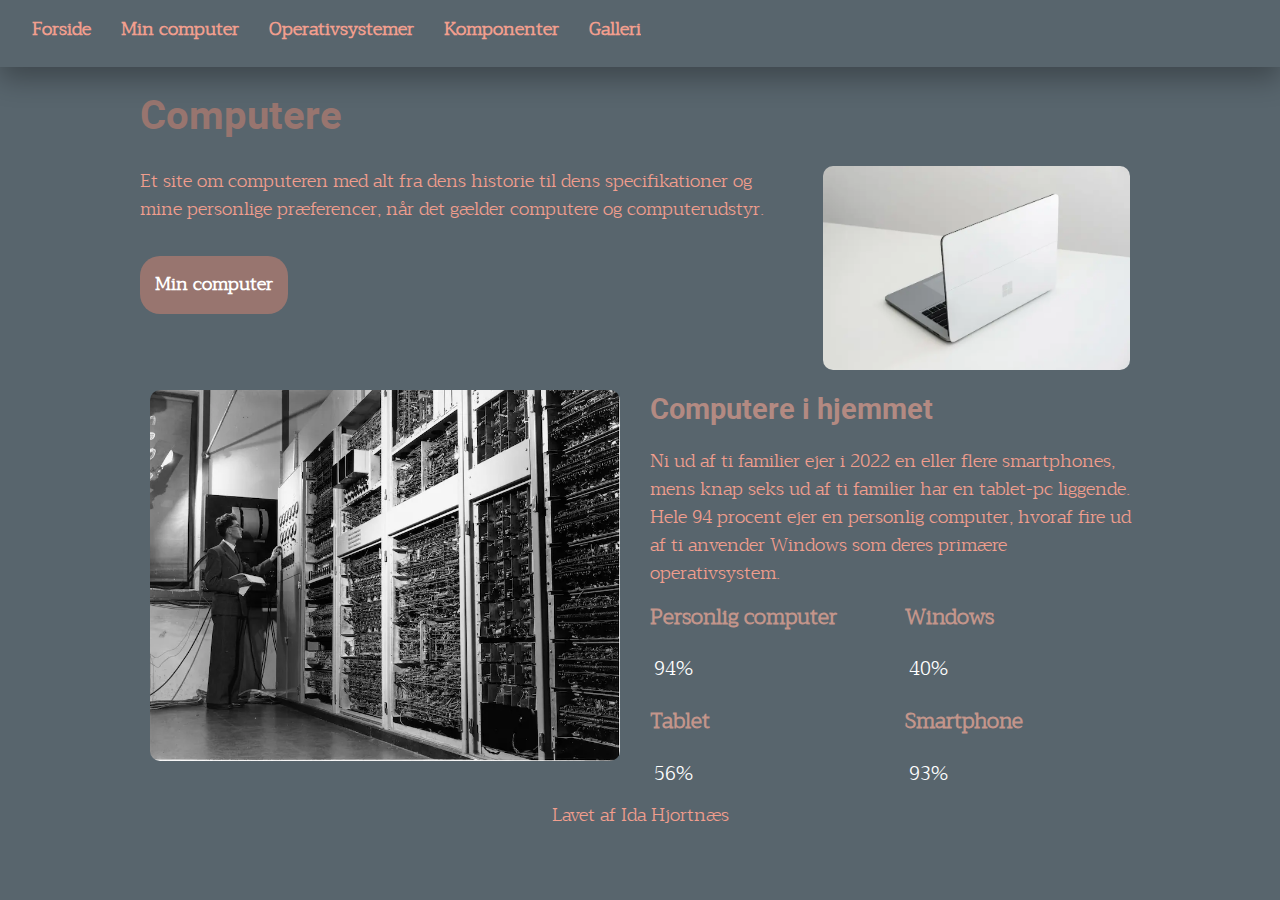
<file: index.html>
<!DOCTYPE html>
<html lang="da">
<head>
    <meta charset="UTF-8">
    <meta http-equiv="X-UA-Compatible" content="IE=edge">
    <meta name="viewport" content="width=device-width, initial-scale=1.0">
    <meta name="robots" content="noindex">
    <link rel="stylesheet" href="generel.css">
    <link rel="stylesheet" href="layout.css">
    <title>Min computer</title>
</head>
<body>
    <header> 
        <nav>
            <ul>
                <li> <a href="index.html">Forside </a></li>
                <li> <a href="min_computer.html">Min computer </a></li>
                <li> <a href="operativsystemer.html">Operativsystemer </a></li>
                <li> <a href="komponenter.html">Komponenter </a></li>
                <li> <a href="galleri.html">Galleri </a></li>
            </ul>
        </nav>
    </header>
    <main> 
        <h1> Computere </h1>
    <section class="grid_2-1">
        <div class="col">
            <p> Et site om computeren med alt fra dens historie til dens specifikationer og mine personlige præferencer, når det gælder computere og computerudstyr. </p>
            <div class="card">
                <a href="min_computer.html">Min computer</a>
            </div>
        </div>
        <div class="col">
            <img src="imgs/windows.webp" alt="Windows">
        </div>
    </section>
    <section class="grid_1-1">
        <div class="col">
            <h2> Computere i hjemmet </h2>
            <p> Ni ud af ti familier ejer i 2022 en eller flere smartphones, mens knap seks ud af ti familier har en tablet-pc liggende. Hele 94 procent ejer en personlig computer, hvoraf fire ud af ti anvender Windows som deres primære operativsystem.</p>
                <dl class="grid_1-1">
                    <dt class="dt_1">Personlig computer </dt>
                    <dd class="dd_1">94% </dd>
                    <dt class="dt_2">Windows </dt>
                    <dd class="dd_2">40% </dd>
                    <dt class="dt_3">Tablet </dt>
                    <dd class="dd_3">56%</dd>
                    <dt class="dt_4">Smartphone</dt>
                    <dd class="dd_4">93%</dd>
                </dl>
        </div>
        <div class="col order">
            <img src="imgs/computer-old.webp" alt="Gammel computer">
        </div>
    </section>
    </main>
    <footer>
        <p> Lavet af Ida Hjortnæs</p>
    </footer>
</body>
</html>
</file>
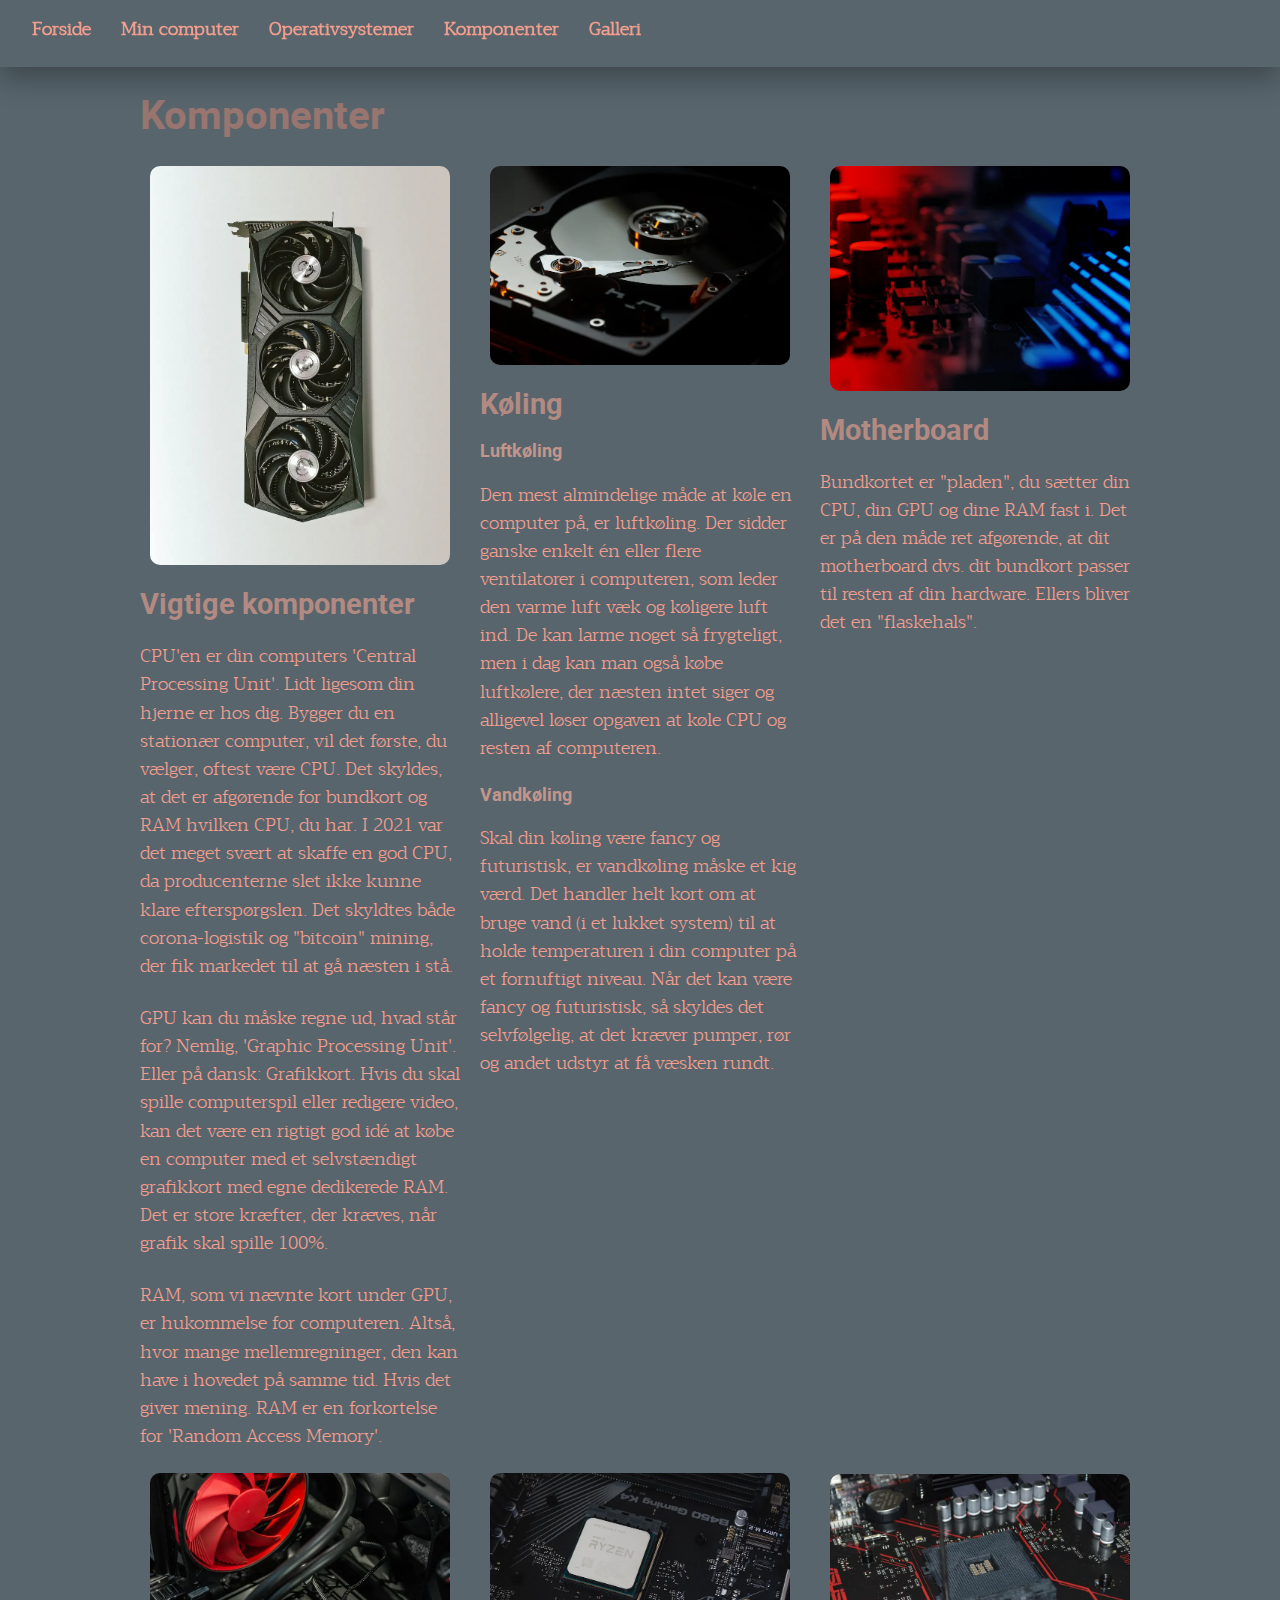
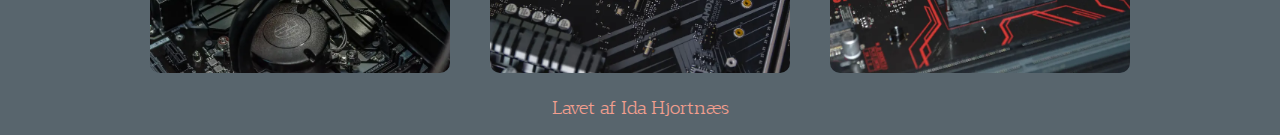
<file: komponenter.html>
<!DOCTYPE html>
<html lang="da">
<head>
    <meta charset="UTF-8">
    <meta http-equiv="X-UA-Compatible" content="IE=edge">
    <meta name="viewport" content="width=device-width, initial-scale=1.0">
    <meta name="robots" content="noindex">
    <link rel="stylesheet" href="generel.css">
    <link rel="stylesheet" href="layout.css">
    <title> Min computer </title>
</head>
<body>
    <header> 
        <nav class="box3">
            <ul>
                <li> <a href="index.html">Forside </a></li>
                <li> <a href="min_computer.html">Min computer </a></li>
                <li> <a href="operativsystemer.html">Operativsystemer </a></li>
                <li> <a href="komponenter.html">Komponenter </a></li>
                <li> <a href="galleri.html">Galleri </a></li>
            </ul>
        </nav>
    </header>
    <main>
      <h1> Komponenter </h1>
      <div class="grid_1-1-1">
        <div class="flex_col">
            <img src="imgs/grafikkort.webp" alt="grafikkort">
            <h2> Vigtige komponenter </h2>  
            <p> CPU'en er din computers 'Central Processing Unit'. Lidt ligesom din hjerne er hos dig. Bygger du en stationær computer, vil det første, du vælger, oftest være CPU. Det skyldes, at det er afgørende for bundkort og RAM hvilken CPU, du har. I 2021 var det meget svært at skaffe en god CPU, da producenterne slet ikke kunne klare efterspørgslen. Det skyldtes både corona-logistik og "bitcoin" mining, der fik markedet til at gå næsten i stå.</p>
            <p> GPU kan du måske regne ud, hvad står for? Nemlig, 'Graphic Processing Unit'. Eller på dansk: Grafikkort. Hvis du skal spille computerspil eller redigere video, kan det være en rigtigt god idé at købe en computer med et selvstændigt grafikkort med egne dedikerede RAM. Det er store kræfter, der kræves, når grafik skal spille 100%.</p>
            <p> RAM, som vi nævnte kort under GPU, er hukommelse for computeren. Altså, hvor mange mellemregninger, den kan have i hovedet på samme tid. Hvis det giver mening. RAM er en forkortelse for 'Random Access Memory'.</p>
            <img src="imgs/luft.webp" alt="luft">
        </div>
        <div class="flex_col">
            <img src="imgs/vand.webp" alt="vand">
            <h2> Køling </h2>
            <h3> Luftkøling </h3>
            <p> Den mest almindelige måde at køle en computer på, er luftkøling. Der sidder ganske enkelt én eller flere ventilatorer i computeren, som leder den varme luft væk og køligere luft ind. De kan larme noget så frygteligt, men i dag kan man også købe luftkølere, der næsten intet siger og alligevel løser opgaven at køle CPU og resten af computeren.</p>
            <h3> Vandkøling </h3>
            <p> Skal din køling være fancy og futuristisk, er vandkøling måske et kig værd. Det handler helt kort om at bruge vand (i et lukket system) til at holde temperaturen i din computer på et fornuftigt niveau. Når det kan være fancy og futuristisk, så skyldes det selvfølgelig, at det kræver pumper, rør og andet udstyr at få væsken rundt.</p>
            <img src="imgs/processor.webp" alt="processor">
        </div>
        <div class="flex_col">
            <img src="imgs/motherboard1.webp" alt="motherboard">
            <h2> Motherboard </h2>
            <p> Bundkortet er "pladen", du sætter din CPU, din GPU og dine RAM fast i. Det er på den måde ret afgørende, at dit motherboard dvs. dit bundkort passer til resten af din hardware. Ellers bliver det en "flaskehals".</p>
            <img src="imgs/motherboard2.webp" alt="motherboard">
        </div>
      </div>
    </main>
    <footer>
        <p> Lavet af Ida Hjortnæs</p>
    </footer>
</body>
</html>
</file>
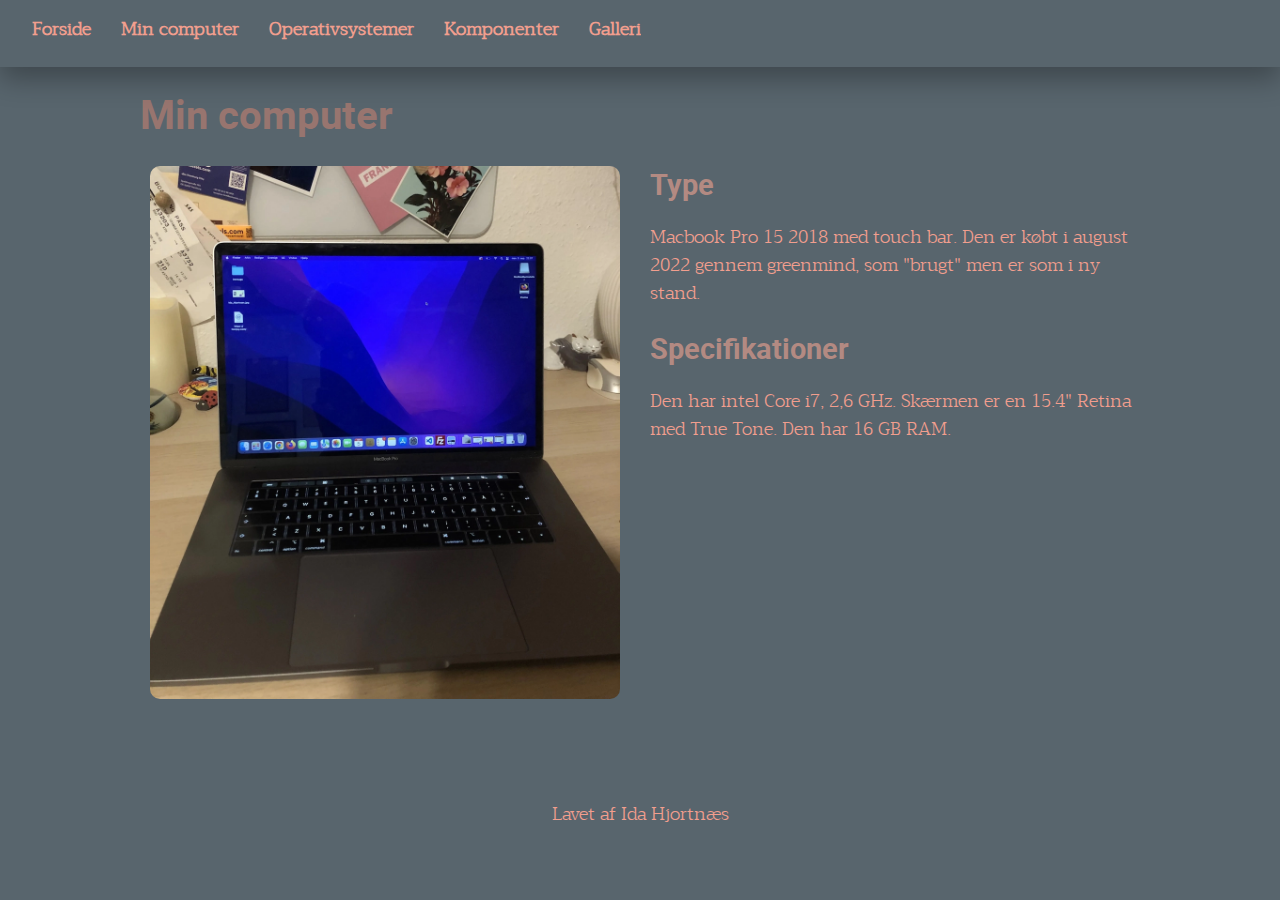
<file: min_computer.html>
<!DOCTYPE html>
<html lang="da">
<head>
    <meta charset="UTF-8">
    <meta http-equiv="X-UA-Compatible" content="IE=edge">
    <meta name="viewport" content="width=device-width, initial-scale=1.0">
    <meta name="robots" content="noindex">
    <link rel="stylesheet" href="generel.css">
    <link rel="stylesheet" href="layout.css">
    <title> Min computer</title>
</head>
<body>
    <header> 
        <nav class="box3">
            <ul>
                <li> <a href="index.html">Forside </a></li>
                <li> <a href="min_computer.html">Min computer </a></li>
                <li> <a href="operativsystemer.html">Operativsystemer </a></li>
                <li> <a href="komponenter.html">Komponenter </a></li>
                <li> <a href="galleri.html">Galleri </a></li>
            </ul>
        </nav>
    </header>
    <main> 
        <h1 class="box4"> Min computer </h1>
        <div class="grid_1-1">
            <div class="col">
                <img src="imgs/min_computer.webp" alt="MacBook Pro">
            </div>
            <div class="col">
                <h2> Type </h2>
                <p> Macbook Pro 15 2018 med touch bar. Den er købt i august 2022 gennem greenmind, som "brugt" men er som i ny stand.</p>
                <h2>Specifikationer </h2>
                <p> Den har intel Core i7, 2,6 GHz. Skærmen er en 15.4" Retina med True Tone. Den har 16 GB RAM.</p>
            </div>
        </div>
    </main>
    <footer class="footer">
        <p>Lavet af Ida Hjortnæs</p>
    </footer>
</body>
</html>
</file>
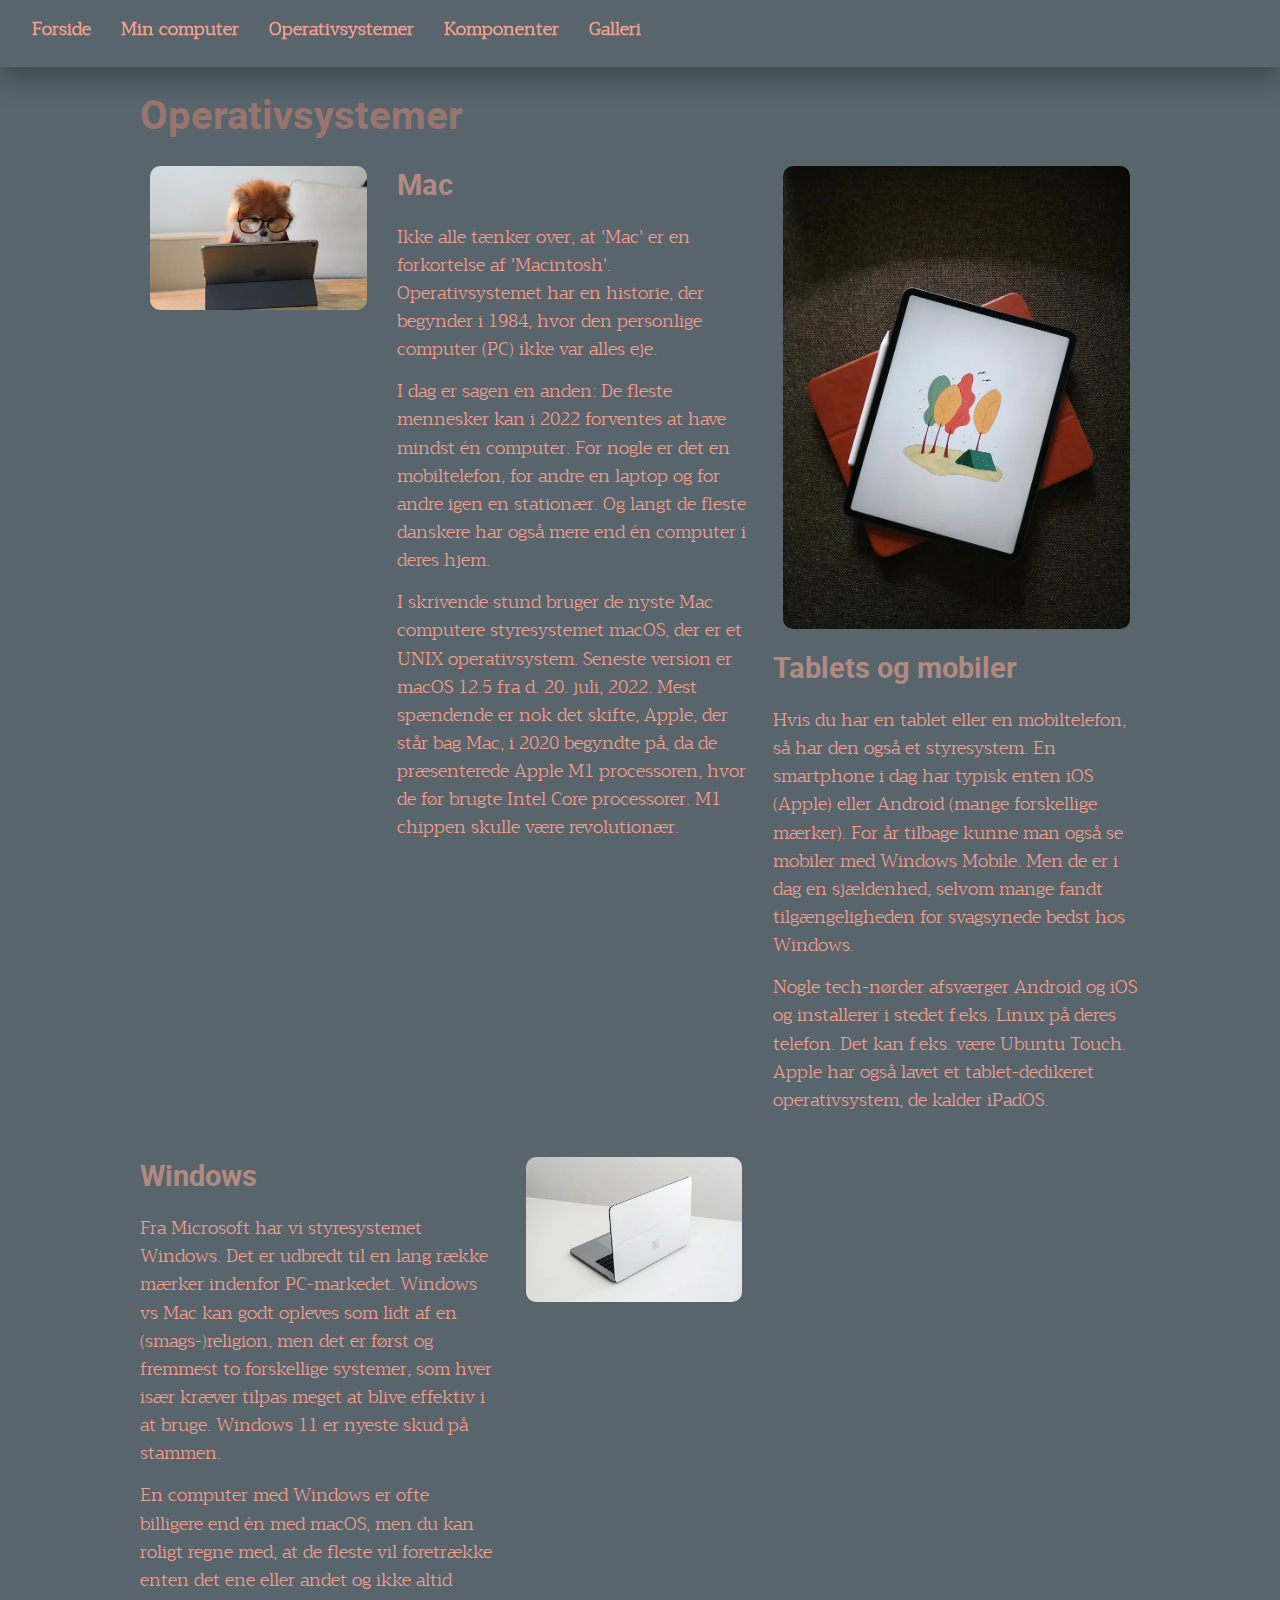
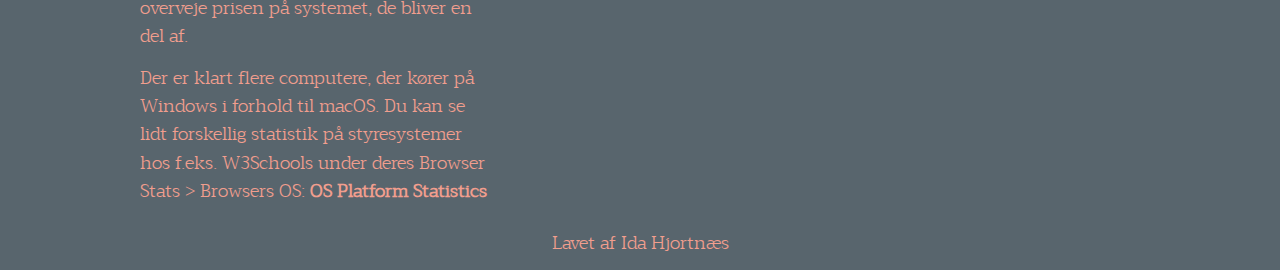
<file: operativsystemer.html>
<!DOCTYPE html>
<html lang="da">
<head>
    <meta charset="UTF-8">
    <meta http-equiv="X-UA-Compatible" content="IE=edge">
    <meta name="viewport" content="width=device-width, initial-scale=1.0">
    <meta name="robots" content="noindex">
    <link rel="stylesheet" href="generel.css">
    <link rel="stylesheet" href="layout.css">
    <title> Min computer </title>
</head>
<body>
    <header> 
        <nav class="box3">
            <ul>
                <li> <a href="index.html">Forside </a></li>
                <li> <a href="min_computer.html">Min computer </a></li>
                <li> <a href="operativsystemer.html">Operativsystemer </a></li>
                <li> <a href="komponenter.html">Komponenter </a></li>
                <li> <a href="galleri.html">Galleri </a></li>
            </ul>
        </nav>
    </header>
    <main>
        <h1> Operativsystemer </h1>
        <div class="grid_5-3">
            <div class="grid_2-3">
            <img src="imgs/mac.webp" alt="MacBook">
            <div class="">
                <h2> Mac </h2>
                <p> Ikke alle tænker over, at 'Mac' er en forkortelse af 'Macintosh'. Operativsystemet har en historie, der begynder i 1984, hvor den personlige computer (PC) ikke var alles eje.</p>
                <p> I dag er sagen en anden: De fleste mennesker kan i 2022 forventes at have mindst én computer. For nogle er det en mobiltelefon, for andre en laptop og for andre igen en stationær. Og langt de fleste danskere har også mere end én computer i deres hjem. </p>
                <p> I skrivende stund bruger de nyste Mac computere styresystemet macOS, der er et UNIX operativsystem. Seneste version er macOS 12.5 fra d. 20. juli, 2022. Mest spændende er nok det skifte, Apple, der står bag Mac, i 2020 begyndte på, da de præsenterede Apple M1 processoren, hvor de før brugte Intel Core processorer. M1 chippen skulle være revolutionær.</p>
            </div>
        </div>
            <div class="grid_3-2">
                <img src="imgs/windows.webp" class="order" alt="Windows computer">
            <div class="">
                <h2> Windows </h2>
                <p> Fra Microsoft har vi styresystemet Windows. Det er udbredt til en lang række mærker indenfor PC-markedet. Windows vs Mac kan godt opleves som lidt af en (smags-)religion, men det er først og fremmest to forskellige systemer, som hver især kræver tilpas meget at blive effektiv i at bruge. Windows 11 er nyeste skud på stammen.</p>
                <p> En computer med Windows er ofte billigere end én med macOS, men du kan roligt regne med, at de fleste vil foretrække enten det ene eller andet og ikke altid overveje prisen på systemet, de bliver en del af.</p>
                <p> Der er klart flere computere, der kører på Windows i forhold til macOS. Du kan se lidt forskellig statistik på styresystemer hos f.eks. W3Schools under deres Browser Stats > Browsers OS:<a href="https://www.w3schools.com/browsers/browsers_os.asp"> OS Platform Statistics </a></p>
            </div>
            </div>
            <div class="col">
                <img src="imgs/tablet.webp" alt="Tablet">
                <h2> Tablets og mobiler </h2>
                <p> Hvis du har en tablet eller en mobiltelefon, så har den også et styresystem. En smartphone i dag har typisk enten iOS (Apple) eller Android (mange forskellige mærker). For år tilbage kunne man også se mobiler med Windows Mobile. Men de er i dag en sjældenhed, selvom mange fandt tilgængeligheden for svagsynede bedst hos Windows.</p>
                <p> Nogle tech-nørder afsværger Android og iOS og installerer i stedet f.eks. Linux på deres telefon. Det kan f.eks. være Ubuntu Touch. Apple har også lavet et tablet-dedikeret operativsystem, de kalder iPadOS.</p>
            </div>
        </div>
    </main> 
    <footer>
        <p> Lavet af Ida Hjortnæs</p>
    </footer>
</body>
</html>
</file>
<file: generel.css>
* {
    margin: 0px;
    padding: 0px;
    box-sizing: border-box;
}

body {
    font-family: "tekst", system-ui;
    font-size: 1.1rem;
    line-height: 1.6;
    color: #F19E8E;
    background-color: #58656D;
}

main {
    max-width: 1000px;
    margin-inline: auto;
}

img {
    max-width: 100%;
    height: auto;
    border-radius: 20px;
    display: block;
    padding: 10px;
}

@font-face {
    font-family: "overskrift";
    src: url("roboto-bold-webfont.woff2") format("woff2");
}

@font-face {
    font-family: "tekst";
    src: url("trirong-light-webfont.woff2") format("woff2");
}

a:link{
    color: #F19E8E; 
}

a:visited {
    color: #b38a82;
}

h1 {
    color: #98756F;
    font-family: "overskrift", system-ui;
    font-size: 2.5rem;
    padding: 15px 0px 10px 0px;
}

h2 {
    color: #b38a82;
    font-family: "overskrift", system-ui;
    font-size: 1.80rem;
    padding: 5px 0px 5px 0px;
}

h3 {
    color: #c3958b;
    font-family: "overskrift", system-ui;
    font-size: 1.10rem;
    padding: 5px 0px 5px 0px;
}

p {
    padding: 2px 0px 2px 0px;
    margin-block: 10px;
}

.col1 {
    margin-bottom: 30px;
}

.card a {
    background-color: #98756F;
    color: rgb(255, 255, 255);
    border-radius: 20px;
    padding: 15px;
    margin: 20px 0px 0px 0px;  
    display: inline-block;
}

.grid_1-1 > dt {
    color: #c3958b;
    font-size: 1.20em;
    font-weight: bold;
}

.grid_1-1 > dd {
    color: white;
    font-size: 1.1em;
    padding-left: 0.2em;
}

.dt_1 {
    margin-right: 5px;
}

.tekst_1 {
    max-width: 65ch;
}

header {
    text-align: center;
}

header nav ul {
    list-style: none;
}

a {
    text-decoration: none;
    font-weight: 700;
}

footer {
    text-align: center;
}

.footer {
    margin-top: 90px;
}


@media (min-width: 700px) {

    header  {
        position: sticky;
        top: 0;
        padding: 1rem 2rem;
        box-shadow: 0 12px 28px 0 rgb(0 0 0 /30%);
        display: flex;
        justify-content: space-between;
        align-items: baseline;
        background-color: #58656D;
    }
    
    header .logo a {
        font-size: 2rem;
    }
    
    header nav ul {
        display: flex;
        justify-content: space-between;
        list-style: none;
        margin: 0; 
        padding: 0;
        padding-bottom: 0.4rem;
        gap: 30px;
        overflow-x: auto;
    }
    
    a {
        text-decoration: none;
        font-weight: 700;
        color: #F19E8E;
    }
    
    a:hover {
        color: #98756F;
    }

    .grid_1-1-1-1 img {
        align-self: stretch;
        object-fit: cover;
    }
}

@media (max-width: 700px) {
    main {
        padding-inline: 10px;
    }
}
</file>
<file: layout.css>
.grid_1-1-1-1 {
        display: grid;
        grid-template-columns: 1fr 1fr;
    }
    
    .image_1 {
        grid-column: span 2;
    }

    .image_4 {
        grid-column: span 2;
    }

    .image_5 {
        grid-column: span 2;
    }

    .image_6 {
        grid-column: span 2;
    }


@media (min-width: 700px) {
    section.grid_2-1 {
        display: grid;
        grid-template-columns: 2fr 1fr;
        gap: 20px;
    }

    section.grid_1-1 {
        display: grid;
        grid-template-columns: 1fr 1fr;
        gap: 20px;
    }
    .col.order {
        order: -1;
    }

    .dd_1 {
        grid-row: 2/3;
        grid-column: 1/2;
    }
    
    .dd_3 {
        grid-row: 4/5;
        grid-column: 1/2;
    }

    .grid_1-1 {
        display: grid;
        grid-template-columns: 1fr 1fr;
        gap: 20px;
    }

    .grid_5-3 {
        display: grid;
        grid-template-columns: 5fr 3fr;
        gap: 20px;
        }
    
    .grid_2-3 {
        display: grid;
        grid-template-columns: 2fr 3fr;
        gap: 20px;
    }
    
    .grid_3-2 {
        display: grid;
        grid-template-columns: 3fr 2fr;
        gap: 20px;
        grid-row: 2/3;
        grid-column: 1/2;
    }
    
    .order {
        order: 4;
    }

    .grid_1-1-1 {
        display: grid;
        grid-template-columns: 1fr 1fr 1fr;
        gap: 20px;
    }

    .grid_1-1-1-1 {
        display: grid;
        grid-template-columns: repeat(4, 1fr);
        gap: 5px;
    }

    .image_1 {
        grid-column: span 2;
        grid-row: span 2;
    }

    .image_4 {
        grid-column: span 2;
    }

    .image_2 {
        grid-column: span 1;
        grid-row: span 1;
    }

    .image_5 {
        grid-column: span 1;
        grid-row: span 1;
    }

    .image_6 {
        grid-column: span 3;
    }

    .flex_col {
        display: flex;
        flex-direction: column;
    }

    .flex_col > :last-child {
        margin-top: auto;
    }

}
</file>
